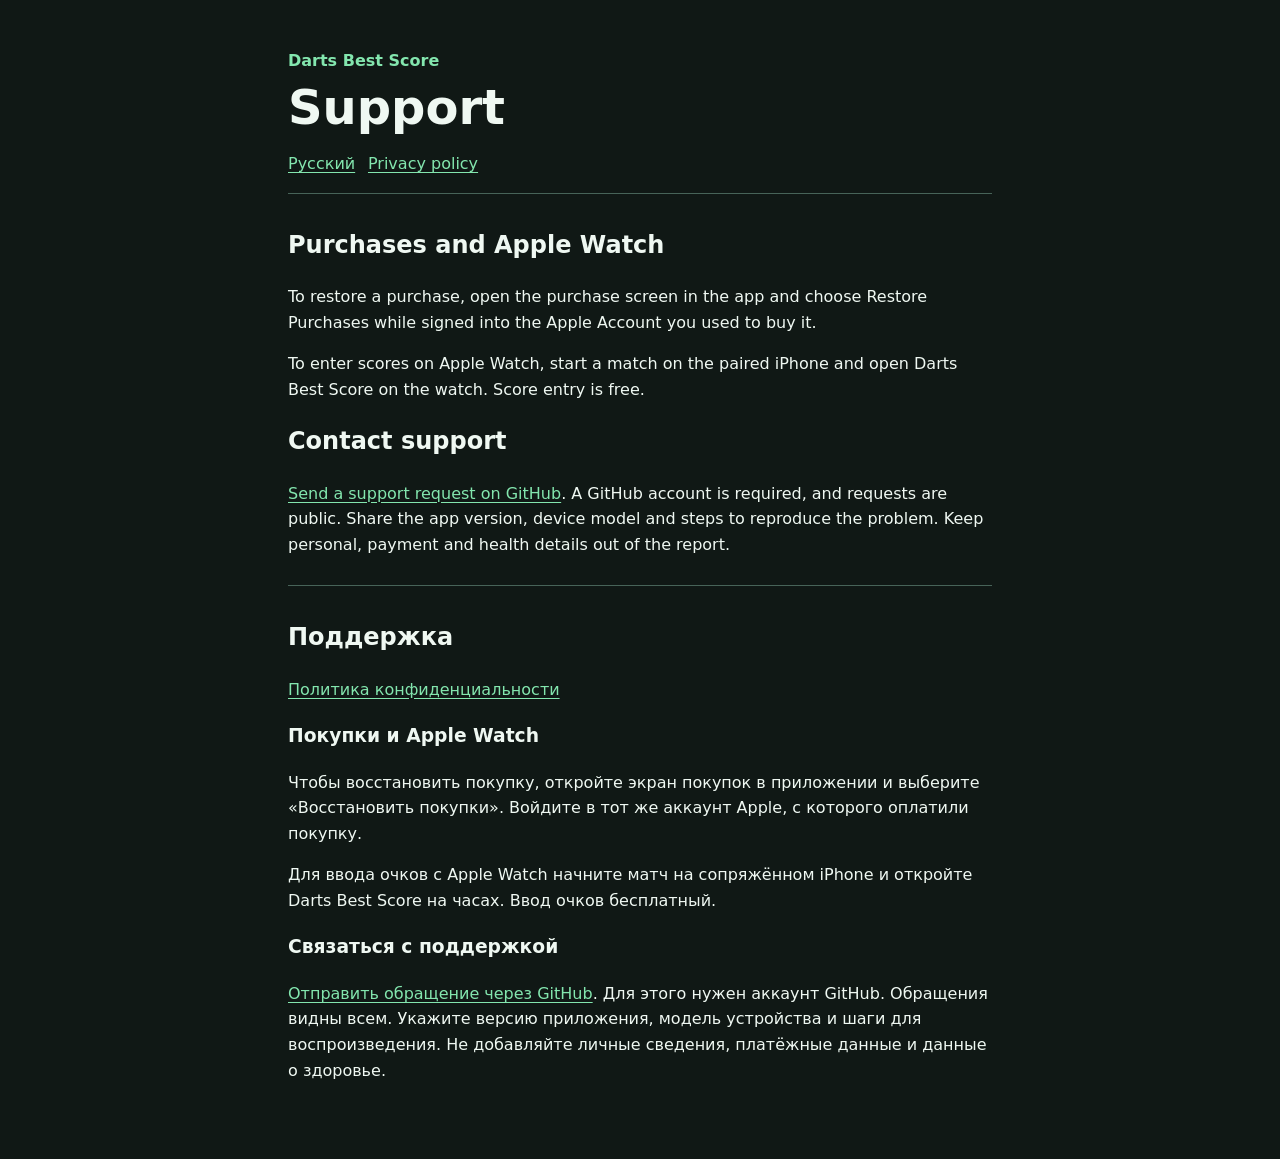
<file: index.html>
<!doctype html>
<html lang="en">
<meta charset="utf-8">
<meta name="viewport" content="width=device-width, initial-scale=1">
<title>Darts Best Score — Support</title>
<link rel="stylesheet" href="style.css">
<main>
  <header><p class="brand">Darts Best Score</p><h1>Support</h1>
    <nav aria-label="Language and privacy"><a href="#ru" lang="ru">Русский</a> <a href="privacy.html">Privacy policy</a></nav>
  </header>
  <section lang="en">
    <h2>Purchases and Apple Watch</h2>
    <p>To restore a purchase, open the purchase screen in the app and choose Restore Purchases while signed into the Apple Account you used to buy it.</p>
    <p>To enter scores on Apple Watch, start a match on the paired iPhone and open Darts Best Score on the watch. Score entry is free.</p>
    <h2>Contact support</h2>
    <p><a href="https://github.com/Artking175/darts-best-score-support/issues/new">Send a support request on GitHub</a>. A GitHub account is required, and requests are public. Share the app version, device model and steps to reproduce the problem. Keep personal, payment and health details out of the report.</p>
  </section>
  <section id="ru" lang="ru">
    <h2>Поддержка</h2>
    <p><a href="privacy.html#ru">Политика конфиденциальности</a></p>
    <h3>Покупки и Apple Watch</h3>
    <p>Чтобы восстановить покупку, откройте экран покупок в приложении и выберите «Восстановить покупки». Войдите в тот же аккаунт Apple, с которого оплатили покупку.</p>
    <p>Для ввода очков с Apple Watch начните матч на сопряжённом iPhone и откройте Darts Best Score на часах. Ввод очков бесплатный.</p>
    <h3>Связаться с поддержкой</h3>
    <p><a href="https://github.com/Artking175/darts-best-score-support/issues/new">Отправить обращение через GitHub</a>. Для этого нужен аккаунт GitHub. Обращения видны всем. Укажите версию приложения, модель устройства и шаги для воспроизведения. Не добавляйте личные сведения, платёжные данные и данные о здоровье.</p>
  </section>
</main>
</html>
</file>
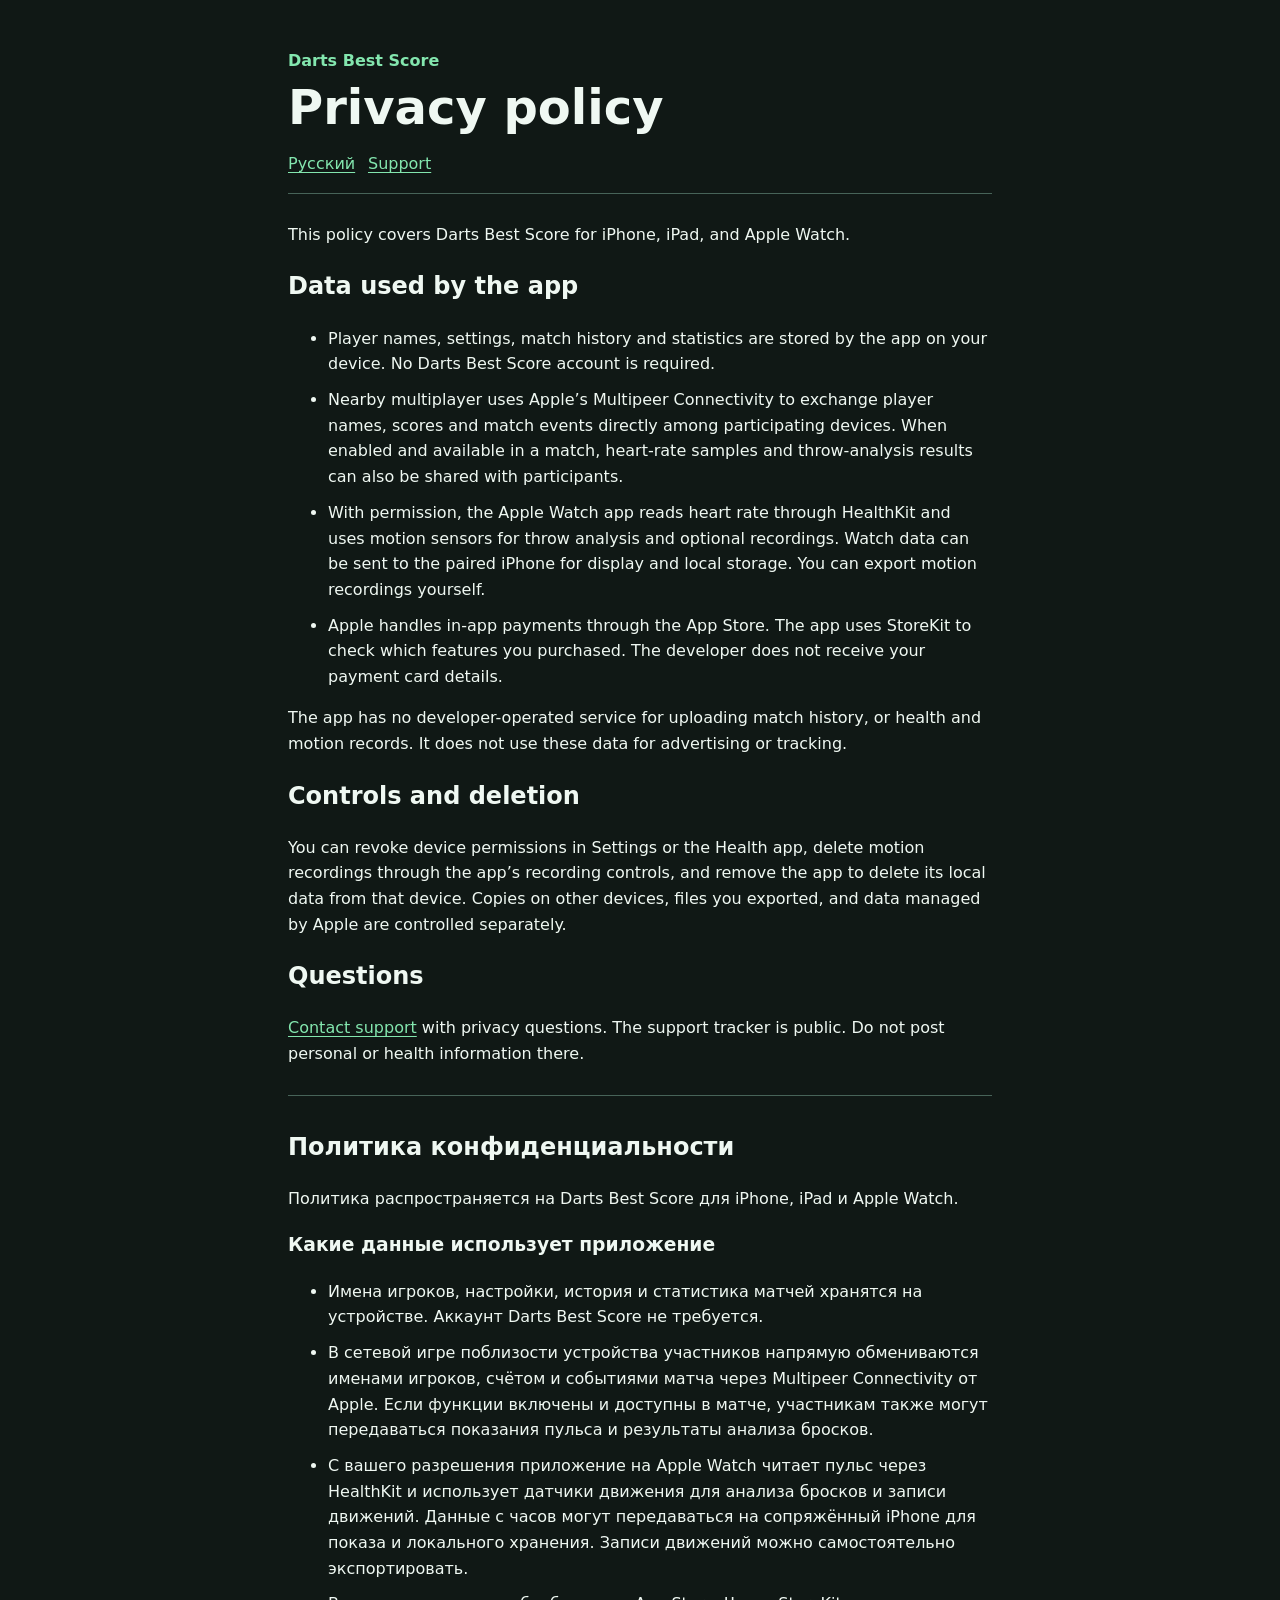
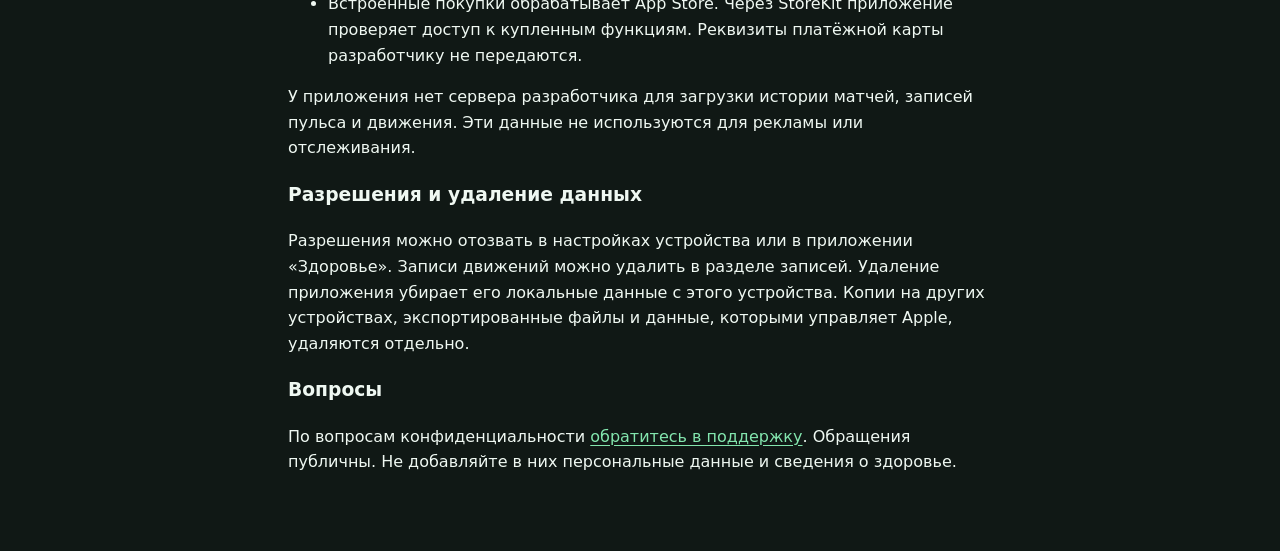
<file: privacy.html>
<!doctype html>
<html lang="en">
<meta charset="utf-8">
<meta name="viewport" content="width=device-width, initial-scale=1">
<title>Darts Best Score — Privacy policy</title>
<link rel="stylesheet" href="style.css">
<main>
  <header><p class="brand">Darts Best Score</p><h1>Privacy policy</h1>
    <nav aria-label="Language and support"><a href="#ru" lang="ru">Русский</a> <a href="./">Support</a></nav>
  </header>
  <section lang="en">
    <p>This policy covers Darts Best Score for iPhone, iPad, and Apple Watch.</p>
    <h2>Data used by the app</h2>
    <ul>
      <li>Player names, settings, match history and statistics are stored by the app on your device. No Darts Best Score account is required.</li>
      <li>Nearby multiplayer uses Apple’s Multipeer Connectivity to exchange player names, scores and match events directly among participating devices. When enabled and available in a match, heart-rate samples and throw-analysis results can also be shared with participants.</li>
      <li>With permission, the Apple Watch app reads heart rate through HealthKit and uses motion sensors for throw analysis and optional recordings. Watch data can be sent to the paired iPhone for display and local storage. You can export motion recordings yourself.</li>
      <li>Apple handles in-app payments through the App Store. The app uses StoreKit to check which features you purchased. The developer does not receive your payment card details.</li>
    </ul>
    <p>The app has no developer-operated service for uploading match history, or health and motion records. It does not use these data for advertising or tracking.</p>
    <h2>Controls and deletion</h2>
    <p>You can revoke device permissions in Settings or the Health app, delete motion recordings through the app’s recording controls, and remove the app to delete its local data from that device. Copies on other devices, files you exported, and data managed by Apple are controlled separately.</p>
    <h2>Questions</h2>
    <p><a href="./">Contact support</a> with privacy questions. The support tracker is public. Do not post personal or health information there.</p>
  </section>
  <section id="ru" lang="ru">
    <h2>Политика конфиденциальности</h2>
    <p>Политика распространяется на Darts Best Score для iPhone, iPad и Apple Watch.</p>
    <h3>Какие данные использует приложение</h3>
    <ul>
      <li>Имена игроков, настройки, история и статистика матчей хранятся на устройстве. Аккаунт Darts Best Score не требуется.</li>
      <li>В сетевой игре поблизости устройства участников напрямую обмениваются именами игроков, счётом и событиями матча через Multipeer Connectivity от Apple. Если функции включены и доступны в матче, участникам также могут передаваться показания пульса и результаты анализа бросков.</li>
      <li>С вашего разрешения приложение на Apple Watch читает пульс через HealthKit и использует датчики движения для анализа бросков и записи движений. Данные с часов могут передаваться на сопряжённый iPhone для показа и локального хранения. Записи движений можно самостоятельно экспортировать.</li>
      <li>Встроенные покупки обрабатывает App Store. Через StoreKit приложение проверяет доступ к купленным функциям. Реквизиты платёжной карты разработчику не передаются.</li>
    </ul>
    <p>У приложения нет сервера разработчика для загрузки истории матчей, записей пульса и движения. Эти данные не используются для рекламы или отслеживания.</p>
    <h3>Разрешения и удаление данных</h3>
    <p>Разрешения можно отозвать в настройках устройства или в приложении «Здоровье». Записи движений можно удалить в разделе записей. Удаление приложения убирает его локальные данные с этого устройства. Копии на других устройствах, экспортированные файлы и данные, которыми управляет Apple, удаляются отдельно.</p>
    <h3>Вопросы</h3>
    <p>По вопросам конфиденциальности <a href="./#ru">обратитесь в поддержку</a>. Обращения публичны. Не добавляйте в них персональные данные и сведения о здоровье.</p>
  </section>
</main>
</html>
</file>
<file: style.css>
:root {
  color-scheme: dark;
  background: #101815;
  color: #eff8f2;
  font-family: system-ui, sans-serif;
  line-height: 1.6;
}
body { margin: 0; }
main {
  max-width: 44rem;
  margin: auto;
  padding: clamp(1.25rem, 5vw, 3rem);
}
header { border-bottom: 1px solid #476358; padding-bottom: 1rem; }
h1 { margin: 0; font-size: clamp(2rem, 5vw, 3rem); line-height: 1.15; }
.brand { margin: 0 0 .4rem; color: #83e6ae; font-weight: 700; }
nav { display: flex; flex-wrap: wrap; gap: .8rem; margin-top: 1rem; }
section { padding: .75rem 0; }
section + section { border-top: 1px solid #476358; }
li + li { margin-top: .65rem; }
a { color: #83e6ae; text-underline-offset: .2em; }
a:focus-visible { outline: 2px solid currentColor; outline-offset: .2em; }
</file>
